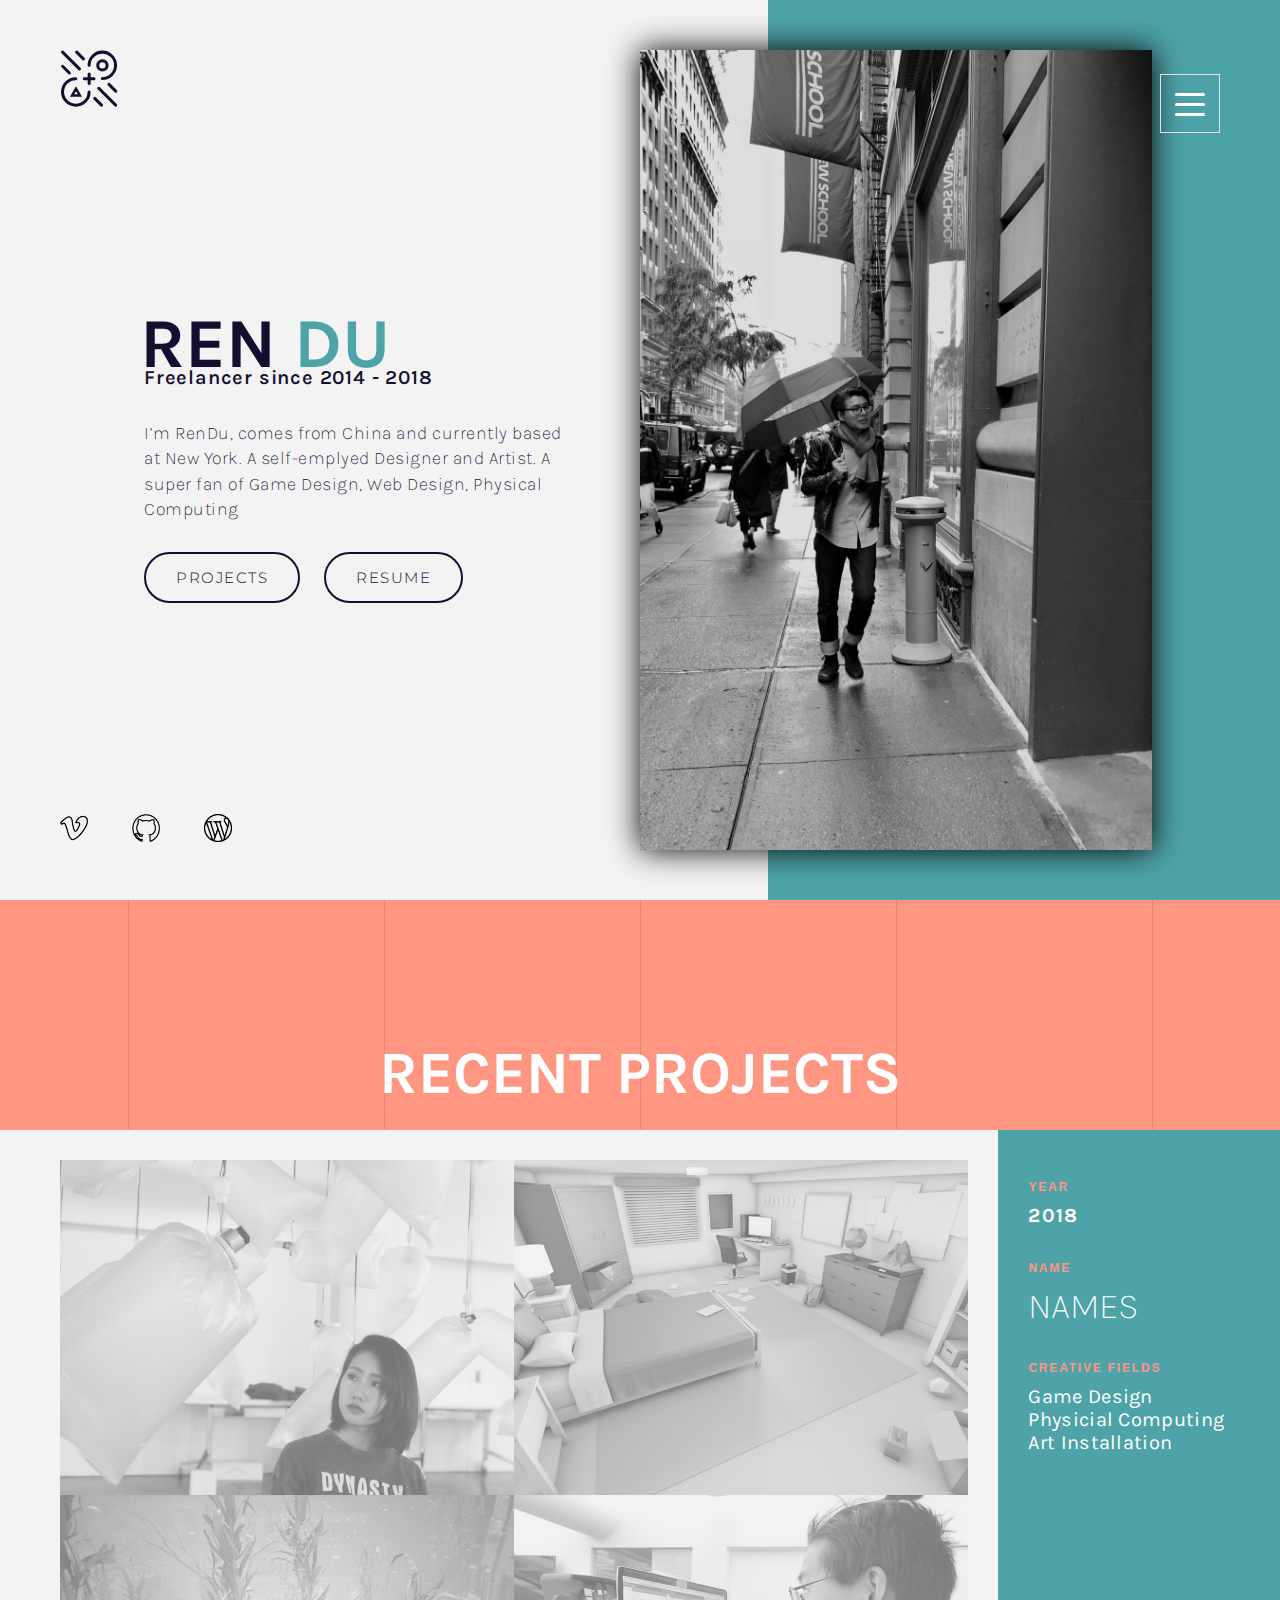
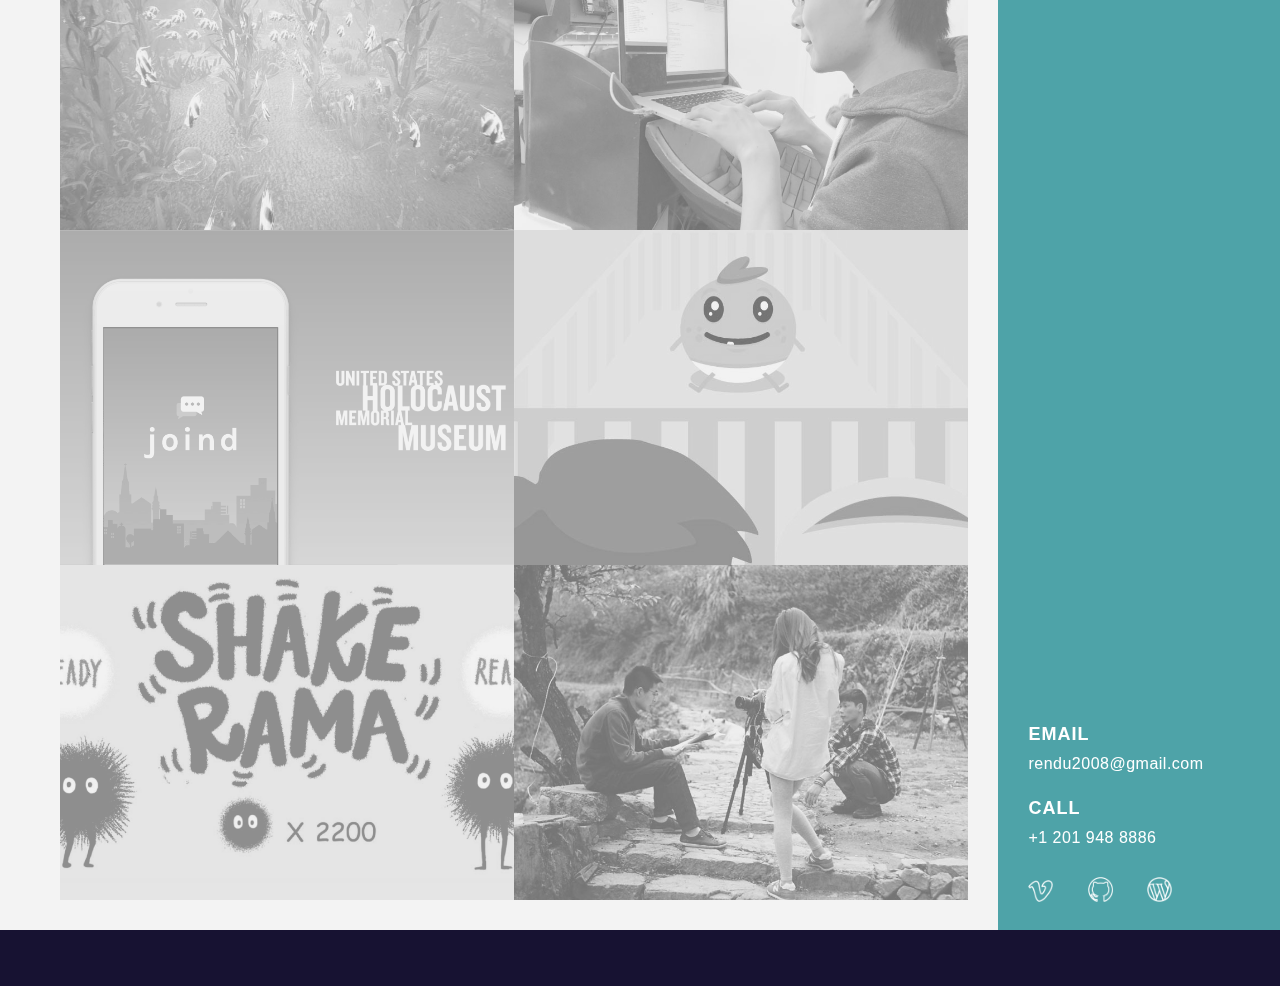
<file: index.html>
<!DOCTYPE html>
<html>
	<head lang="en-US">
		<meta charset="UTF-8">
		<meta http-equiv="X-US-Compatible" content="IE=edge,chrome,safari=1">
		<meta name="viewport" content="width=device-width,user-scalable=no,initial-scale=1.0,maximum-scale=1">
		<link href="css/style.css" rel="stylesheet">
        <link href="https://fonts.googleapis.com/css?family=Karla" rel="stylesheet">
        <link href="https://fonts.googleapis.com/css?family=Montserrat:600" rel="stylesheet">
		<title>rendu</title>
        <script src="https://ajax.googleapis.com/ajax/libs/jquery/1.11.0/jquery.min.js"></script>
        <script src="js/ScrollMagic.min.js"></script>
        <script src="js/debug.addIndicators.min.js"></script>
        <script src="js/TweenMax.min.js"></script>
        <script src="js/animation.gsap.js"></script>
        <script src="js/image_filling.js"></script>
	</head>
    <body>
        <div class="sitewrap" style="visibility: hidden" >
        <div class="sitecontainer">
            <div id="notsupport"><p>please rotate</p></div>
            <div class="sitecontent">
                
                <div id="red-bg">
                    <div id="red-bg-back"></div>
                </div>
                <div class="menu smooth">
                    <div class="menu-back"></div>
                    <div class="menu-text">
                        <p class="ids">01</p>
                        <p class="nav" onclick="location.href='index.html';" >Homepage</p>
                        <p class="ids">02</p>
                        <p class="nav"><a href="#projects">Projects</a></p>
                        <p class="ids">03</p>
                        <p class="nav" onclick="location.href='resume.html';" >Resume</p>
                    </div>
</div>
                <div class="NotMoving">
                    <a onclick="location.href='index.html';" class="svg">
                        <object id="logomain-svg" width="60" height="59" type="image/svg+xml" data="assets/svg/logomain.svg" ></object>
                    </a>
                    <div class="menubutton">
                        <tag class="part-1"></tag>
                        <tag class="part-2"></tag>
                        <tag class="part-3"></tag>
                    </div> 
                    <div class="scroll-icon">   
                        <div class="arrow">
                        <svg width="20px" height="11px" viewBox="0 0 20 11" version="1.1" xmlns="http://www.w3.org/2000/svg" xmlns:xlink="http://www.w3.org/1999/xlink">
                            <defs></defs>
                            <g id="Welcome" stroke="none" stroke-width="1" fill="none" fill-rule="evenodd" font-family="simple-line-icons" font-size="20" font-weight="normal">
                                <g id="Desktop-HD" transform="translate(-710.000000, -2131.000000)" fill="#140F30">
                                    <g id="scrolldown-" transform="translate(-1.000000, 2127.000000)">
                                        <g id="Group" transform="translate(687.000000, 0.000000)">
                                            <text id="" transform="translate(34.000000, 10.000000) rotate(180.000000) translate(-34.000000, -10.000000) ">
                                                <tspan x="24" y="19"></tspan>
                                            </text>
                                        </g>
                                    </g>
                                </g>
                            </g>
                        </svg></div>
                    </div>
                </div> 
                <div id="menuback"></div>
                <section class="pro-menu">
                    <a onclick="location.href='index.html';" class="svg">
                        <object id="logomain-svg" width="30" height="30" type="image/svg+xml" data="assets/svg/logomainwhite.svg"></object>
                    </a>
                    <div class="menubutton2">
                        <tag class="part-1"></tag>
                        <tag class="part-2"></tag>
                        <tag class="part-3"></tag>
                    </div>             
                </section>
                <section class="homepage smooth">
                    <div id="homepageBG">
                    </div>
                    <div id="homepage-sideBG">
                    </div>
                    <div class="homepage-text">
                        <strong>
                        <div class="title">
                                <spam style="font-family: karla;font-weight:bold;color:#140F30">REN</spam>
                                <spam style="font-family: karla;font-weight:bold;color:#4EA3A8">DU</spam>
                        </div>

                        </strong>  
                        <div class="personal-title">
                            <p>
                                Freelancer since 2014 - 2018
                            </p>
                        </div>
                        <div class="context">
                            <p>
                                <spam style="font-weight:100">I’m RenDu, comes from China and currently based at New York. A self-emplyed Designer and Artist. A super fan of Game Design, Web Design, Physical Computing</spam>
                            </p>
                        </div>
                        <a class="HPB" id="portfolioBT"  href="#projects">PROJECTS</a>
                        <button class="HPB" id="resumeBT" onclick="location.href='resume.html';" >RESUME</button>
                    </div>
                    <ul class="social">

                        <li class="icons scan-top" id="vimeo">
                            <tag class="icons-back" pointer-events="none"></tag>
                            <object onclick="window.open('https://vimeo.com/user83655850') " id="viemo-svg" width="28" data="assets/png/vimeo-logo.png"> </object>
                        </li>

                        <li class="icons scan-top" id="github">
                            <tag class="icons-back" pointer-events="none"></tag>
                            <object onclick="window.open('https://github.com/polyren') " id="github-svg" width="28" data="assets/png/github-logo.png"></object>
                        </li>
                        <li class="icons scan-top" id="blog">
                            <tag class="icons-back" pointer-events="none"></tag>
                            <object onclick="window.open('https://rendu.blog') " id="blog-svg" width="28" data="assets/png/wordpress-logo.png" ></object> 
                        </li>           
                    </ul>
                    <div class="portrait-box">
                        <div class="image">
                            <img class="portrait-cover" src="assets/imgs/me.jpg">
                        </div>
                    </div>

                </section>
                <section class="phone-timeline">
                    <ul class="timeline">
                        <li class="pho-lines2">
                        </li>
                        <li class="pho-lines4">
                        </li>
                    </ul>
                    <div class="phone-timeline-text smooth">
                        <div class="PTT ptt1">
                            <p class="PTT-title">2009</p>
                            <p class="PTT-context">Traditional<br>Painting</p>
                        </div>
                        <div class="PTT ptt2">
                            <p class="PTT-title">2011</p>
                            <p class="PTT-context">UI/UX Design</p>
                        </div>
                        <div class="PTT ptt3">
                            <p class="PTT-title">2014</p>
                            <p class="PTT-context">Graphic Design<br>Video Editing</p>
                        </div>
                        <div class="PTT ptt4">
                            <p class="PTT-title">2018</p>
                            <p class="PTT-context">Game Design<br>Physicial Computing<br>Art Installation</p>
                        </div>
                    </div>
                </section>
                <div id="trigger" class="spacer s1"></div>
                <div id="trigger2" class="spacer s2"></div>
                <div class="timelinepage">
                    <ul class="timeline">
                        <li class="lines1">
                        </li>
                        <li class="lines2">
                        </li>
                        <li class="lines3">
                        </li>
                        <li class="lines4">
                        </li>
                        <li class="lines5">
                        </li>
                    </ul>
                    <div class="horizonal layer2">
                        <li class="lines6">
                        </li>
                        <ul class="circles">
                            <li class="dots" id="dot1"></li>
                            <li class="dots" id="dot2"></li>
                            <li class="dots" id="dot3"></li>
                            <li class="dots" id="dot4"></li>
                        </ul>
                        <ul class="years">
                            <li class="year" id="2009">2009</li>
                            <li class="year" id="2011">2011</li>
                            <li class="year" id="2014">2014</li>
                            <li class="year" id="2016">2016</li>
                        </ul>
                        <ul class="exps">
                            <li class="exp" id="2009-exp">Traditional Painting</li>
                            <li class="exp" id="2011-exp">Graphic Design<br>Video Editing</li>
                            <li class="exp" id="2014-exp">UI/UX Design</li>
                            <li class="exp" id="2016-exp">Game Design<br>Physicial Computing<br>Art Installation</li>
                        </ul>
                    </div>
                    <div class="proTitle layer1"><p>RECENT PROJECTS</p></div>
                </div>     
                <a id="projects"></a>
                <section class="projects">
                    <div class="pros-container">
                        <div id="trigger3" class="spacer s3"></div>
                        <div class="item" onclick="location.href='echo.html';" style="background-color:#E6E6E6"><p>Echo</p><p class="phone-item-year">2018</p>
                            <div class="echobg bg"></div>
                            <div class="item-ipad-side">
                                <div class="pro-ipad-info">
                                <p1 class="pro-ipad-infotitle">YEAR</p1>
                                <div id="year">
                                    <div class="pro-contet-text smooth">2018</div>
                                </div>       
                                <p1 class="pro-ipad-infotitle">NAME</p1>
                                <div id="name">
                                    <div class="pro-contet-text smooth">Echo</div>
                                </div>
                                <p1 class="pro-ipad-infotitle">CREATIVE FIELDS</p1>
                                <div id="pad-fields">
                                <div class="pro-contet-text smooth">Soundscape Installation<br>Physicial Computing
                                </div>
                            </div>
                        </div>
                            </div>
                        </div>                        
                        <div class="item" onclick="location.href='keystone.html';" style="background-color:#E6E6E6"><p>Keystone:City of Portal</p><p class="phone-item-year">2017</p>
                            <div class="portalbg bg"></div>
                            <div class="item-ipad-side" >
                                <div class="pro-ipad-info">
                                <p1 class="pro-ipad-infotitle">YEAR</p1>
                                <div id="year">
                                    <div class="pro-contet-text smooth">2017</div>
                                </div>       
                                <p1 class="pro-ipad-infotitle">NAME</p1>
                                <div id="name">
                                    <div class="pro-contet-text smooth">Keystone:City of Portal</div>
                                </div>
                                <p1 class="pro-ipad-infotitle">CREATIVE FIELDS</p1>
                                <div id="pad-fields">
                                <div class="pro-contet-text smooth">VR Game Design <br>Physicial Computing
                                </div>
                            </div>
                        </div>
                            </div>
                        </div>
                        <div class="item" onclick="location.href='ocean.html';" style="background-color:#E6E6E6"><p>OceanWorld</p><p class="phone-item-year">2017</p>
                            <div class="oceanbg bg"></div>
                            <div class="item-ipad-side" >
                                <div class="pro-ipad-info">
                                <p1 class="pro-ipad-infotitle">YEAR</p1>
                                <div id="year">
                                    <div class="pro-contet-text smooth">2017</div>
                                </div>       
                                <p1 class="pro-ipad-infotitle">NAME</p1>
                                <div id="name">
                                    <div class="pro-contet-text smooth">OceanWorld</div>
                                </div>
                                <p1 class="pro-ipad-infotitle">CREATIVE FIELDS</p1>
                                <div id="pad-fields">
                                <div class="pro-contet-text smooth">PC Game Design
                                </div>
                            </div>
                        </div>
                            </div>
                        </div>
                        <div class="item" onclick="location.href='redboy.html';" style="background-color:#E6E6E6"><p>Red Boy</p><p class="phone-item-year">2018</p>
                            <div class="redboybg bg"></div>
                            <div class="item-ipad-side">
                                <div class="pro-ipad-info">
                                <p1 class="pro-ipad-infotitle">YEAR</p1>
                                <div id="year">
                                    <div class="pro-contet-text smooth">2017</div>
                                </div>       
                                <p1 class="pro-ipad-infotitle">NAME</p1>
                                <div id="name">
                                    <div class="pro-contet-text smooth">Red Boy</div>
                                </div>
                                <p1 class="pro-ipad-infotitle">CREATIVE FIELDS</p1>
                                <div id="pad-fields">
                                <div class="pro-contet-text smooth">Internet of Things <br>Physicial Computing
                                </div>
                            </div>
                        </div>
                            </div>

                        </div>

                        <div class="item" onclick="location.href='joind.html';" style="background-color:#E6E6E6"><p>Joind</p><p class="phone-item-year">2017</p>
                            <div class="USHMMbg bg"></div>
                            <div class="item-ipad-side">
                                <div class="pro-ipad-info">
                                <p1 class="pro-ipad-infotitle">YEAR</p1>
                                <div id="year">
                                    <div class="pro-contet-text smooth">2017</div>
                                </div>       
                                <p1 class="pro-ipad-infotitle">NAME</p1>
                                <div id="name">
                                    <div class="pro-contet-text smooth">Joind</div>
                                </div>
                                <p1 class="pro-ipad-infotitle">CREATIVE FIELDS</p1>
                                <div id="pad-fields">
                                <div class="pro-contet-text smooth">Mobile Game Design <br>Text Adventure Game
                                </div>
                            </div>
                        </div>
                            </div>
                        </div>                        
                        <div class="item" onclick="location.href='meathead.html';" style="background-color:#E6E6E6"><p>Super Meathead</p><p class="phone-item-year">2016</p>
                            <div class="meatboybg bg"></div>
                            <div class="item-ipad-side">
                                <div class="pro-ipad-info">
                                <p1 class="pro-ipad-infotitle">YEAR</p1>
                                <div id="year">
                                    <div class="pro-contet-text smooth">2016</div>
                                </div>       
                                <p1 class="pro-ipad-infotitle">NAME</p1>
                                <div id="name">
                                    <div class="pro-contet-text smooth">Super Meathead</div>
                                </div>
                                <p1 class="pro-ipad-infotitle">CREATIVE FIELDS</p1>
                                <div id="pad-fields">
                                <div class="pro-contet-text smooth">Mobile Game Design 
                                </div>
                            </div>
                        </div>
                            </div>
                        </div>

                        <div class="item" onclick="location.href='shakerama.html';" style="background-color:#E6E6E6"><p>Shakerama</p><p class="phone-item-year">2016</p>
                            <div class="shakebg bg"></div>
                            <div class="item-ipad-side">
                                <div class="pro-ipad-info">
                                <p1 class="pro-ipad-infotitle">YEAR</p1>
                                <div id="year">
                                    <div class="pro-contet-text smooth">2016</div>
                                </div>       
                                <p1 class="pro-ipad-infotitle">NAME</p1>
                                <div id="name">
                                    <div class="pro-contet-text smooth">Shakerama</div>
                                </div>
                                <p1 class="pro-ipad-infotitle">CREATIVE FIELDS</p1>
                                <div id="pad-fields">
                                <div class="pro-contet-text smooth">Web Game Design <br>Internet of Things
                                </div>
                            </div>
                        </div>
                            </div>
                        </div>

                        <div class="item" onclick="location.href='xunxiang.html';" style="background-color:#E6E6E6"><p>Xun Xiang</p><p class="phone-item-year">2014</p>
                            <div class="xunxiangbg bg"></div>
                            <div class="item-ipad-side">
                                <div class="pro-ipad-info">
                                <p1 class="pro-ipad-infotitle">YEAR</p1>
                                <div id="year">
                                    <div class="pro-contet-text smooth">2014</div>
                                </div>       
                                <p1 class="pro-ipad-infotitle">NAME</p1>
                                <div id="name">
                                    <div class="pro-contet-text smooth">Xun Xiang</div>
                                </div>
                                <p1 class="pro-ipad-infotitle">CREATIVE FIELDS</p1>
                                <div id="pad-fields">
                                <div class="pro-contet-text smooth">Community Design
                                </div>
                            </div>
                        </div>
                            </div>
                        </div>
                    </div>
                    <section class="proside smooth">
                        <div class="pro-info" id="pin1">
                            <p class="pro-infotitle">YEAR</p>
                            <div class="scan" id="year">
                                <div class="contet-text smooth">2018</div>
                            </div>       
                            <p class="pro-infotitle">NAME</p>
                            <div class="scan" id="name">
                                <div class="contet-text smooth">NAMES</div>
                            </div>
                            <p class="pro-infotitle">CREATIVE FIELDS</p>
                            <div class="scan" id="fields">
                                <div class="contet-text smooth">Game Design <br>Physicial Computing<br>Art Installation
                                </div>
                            </div>
                        </div>
                        <div class="contact smooth">
                            <p id="EMAIL">EMAIL</p>
                            <p id="email">rendu2008@gmail.com</p>    
                            <p id="CALL">CALL</p>
                            <p id="call">+1 201 948 8886</p>
                              <ul id="social2">
                                <li class="icons scan-top" id="vimeo">
                                    <tag class="icons-back white" pointer-events="none"></tag>
                                    <object onclick="window.open('https://vimeo.com/user83655850') " id="viemo-svg" width="25" data="assets/png/vimeo-logowhite.png"> </object>
                                </li>
                                <li class="icons scan-top " id="github">
                                    <tag class="icons-back white" pointer-events="none"></tag>
                                    <object onclick="window.open('https://github.com/polyren') " id="github-svg" width="25" data="assets/png/github-logowhite.png"></object>
                                </li>
                                <li class="icons scan-top" id="blog">
                                    <tag class="icons-back white" pointer-events="none"></tag>
                                    <object onclick="window.open('https://rendu.blog') " id="blog-svg" width="25" data="assets/png/wordpress-logowhite.png"></object> 
                                </li>           
                            </ul>
                        </div>

                    </section>
                    
                </section>
                <section id="bottom"></section>
        </div>
        </div>
        </div>
        <script src="js/para.js"></script>
        <script src="js/hover.js"></script>
        
    </body>
</html>
</file>
<file: css/style.css>
* {
    box-sizing: border-box;
}
body {
    background-color: #FFF;
    margin:0;
    font-family: 'Karla', sans-serif;
    min-height: 100%;
/*    text-align: center;*/
}
svg{
    cursor:pointer;
}
p{
    margin-bottom: 22px;
    margin-top: 0px;
}
ul,li {
    margin:0;
    padding:0;
    list-style: none;
}
.sitewrap{
/*    position: relative;*/
    width: 100%;
}
.sitecontainer{
    float:none;
    margin:0 auto;
    max-width:1440px;
    background: none;
}
.sitecontent{
    margin-left: 0%;
    margin-right: 0%;
    width: 100%;
}
#notsupport{
    background-color: #140F30;
    height: 100%;
    width: 100%;
    display: none;
    color: white;
    text-align: center
}
.smooth{-webkit-font-smoothing: antialiased;}
.spacer.s1{
    position: absolute;
    top: 50%;
}
.spacer.s2{
    position: absolute;
    top: 90%;
}
.spacer.s0{
    min-height:1px;
}
.gap{
    height: 230px;
    position: relative;
}
.menu{
    position: fixed;
    top:0;
    margin-left:auto;
    margin-right:auto;
    max-width: 1440px;
    visibility:hidden;
    z-index: 1;
    height:0;
    width: 100%;
    
    -webkit-transition: all 600ms ease-in;
    transition: all 600ms ease-in;
    opacity:0;
}

.menu-back{
    position: absolute;
    top:0;
    left:0;
    margin-left:auto;
    margin-right:auto;
    max-width: 1440px;
    width: 100%;
    height:100vh;
    background-color: #140F30;
    opacity: 0.9;
    
}
.menu.active{
    opacity:0.8;
    visibility: visible;
}
.menu-text{
    position: absolute;
    height: auto;
    margin-top:50vh;
    width: 100%;
    max-height: 1440px;
    text-align: center;
    z-index: 2;
    opacity: 1;
    transform: translateY(-155px)
}
.ids{
    font-size: 15px;
    color:#FF9681;
    font-family: "Montserrat";
    font-weight: 100;
    letter-spacing: 2px;
}
.nav{
    cursor: pointer;
    font-size:36px;
    font-weight: bold;
    color:white;
    opacity: 0.8;
    margin-bottom: 50px;
    
}
.nav a{
    text-decoration: none;
    color:white;
}
.nav:hover{
    opacity: 1;
}

#red-bg{
      position: fixed;
      top:0;
      margin-left:auto;
      margin-right:auto;
      max-width: 1440px;
      z-index: 8;
      width: 100%;
      height: 0;
      -webkit-transition: all 900ms;
      transition: all 900ms ;
      -webkit-transform: translateY(-100vh);
              transform: translateY(-100vh);  
}
#red-bg-back{
    z-index: 8;
    position: absolute;
    height:100vh;
    background-color: #FF9681;
    top:0;
    left:0;
    width: 100%;
    max-width: 1440px;
}
    
#red-bg.active{
        -webkit-transform: translateY(100vh);
          transform: translateY(100vh);
}

.homepage {
/*    visibility: hidden;*/
    z-index: 0;
    height:100vh;
    max-height: 1024px;
    width:100%;
    overflow:auto;
    display: block;
    position: relative;
}
#homepageBG{
    position: absolute;
    width: 100%;
    background-color: #F3F3F3;
    border: none;
    height: 100%;
}
#homepage-sideBG{
        z-index:0;
        position: absolute; 
        width:40%;
        height:100%;
        right:0;
        top:0;
        background-color: #4EA3A8;
        animation:side-move 2s ease forwards;
}
.NotMoving{
    z-index: 1;
    position: -webkit-sticky;
    position:sticky;
    top:0;
    left:0;
    width:100%;
    max-width: 1440px;
    margin-left: auto;
    margin-right: auto;
    height: 0;
}
.menubutton{
        z-index: 0;
        position:absolute;
        display: inline-block; 
        width:60px;
        height:59px;
        top:74px;
        right:60px;
        cursor:pointer;  
        -webkit-transition:all 0.3s;;
        transition:all 0.3s;
        border: 1px solid #e3e3e3;
        animation: menubutton-move 4s ease forwards; 
}
#logomain-svg{
    cursor:pointer;
    margin-left: 60px;
    margin-top: 50px;
    width:60px;
    height:59px;
/*    background: url(../assets/svg/logomain.svg) no-repeat top left;*/
}

a.svg {
  cursor:pointer;
  position: relative;
  display: inline-block; 
}
a.svg:after {
  content: ""; 
  position: absolute;
  top: 0;
  right: 0;
  bottom: 0;
  left:0;
}
.image{
    position:absolute;
    top:0;
    left:0;
    width:100%;
    height:100%;
    overflow: hidden;
}
.resume{
   position:absolute;
    top:0;
    left:0;
    width:100%;
    height:100%;
    overflow: hidden; 
}

.portrait-box{
    box-shadow: 0px 00px 30px #000000;
    position:absolute;
    width:40%;
    height:auto;
    top:50px;
    bottom:50px;
    right:12vw;
    left:50%;
    background-position: center;
    animation:cover-move 4s ease forwards;
}
.homepage-text {
    position: absolute;
    display: inline-block;
    left:144px;
    bottom:33%;
    width:33.26%;
}
.homepage-text .title{
    margin-left:-4px;
    font-size: 70px;
    line-height: 1.2;
    transform:translateY(30px);
    animation:title-move 4s ease forwards;
}
.personal-title{
    margin-top: 10px;
    display: inline-block;
    font-size: 20px;
    color: #140F30;
    opacity: 1;
    letter-spacing: 0.8px;
    font-weight: 600;
    animation:title-move 4s ease forwards;
}
.homepage-text .context p{
    display: inline-block;
    width: 100%;
    font-size: 18px;
    color: #140F30;
    letter-spacing: 0.5px;
    margin-top: 10px;
    margin-bottom: 20px;
    opacity: 1;
    animation:context-move 4.1s ease forwards;
    line-height: 1.4;
}
.HPB{
  outline: none;
  text-align: center;
  cursor: pointer;
  font-weight:300;
  font-size:15px;
  color:#140F30;
  margin-right: 20px;
  padding:14px 30px;
  background-color: #F3F3F3;
  border-radius:40px;
  letter-spacing: 1.5px;
  margin-top: 10px;
  animation:HPB-move 4.2s ease forwards;    
  font-family: "Montserrat";  
  transition: background-color 0.3s;  
  border:2px solid #140F30;  
  text-decoration: none;
}
.social{
    position: absolute;
    display: block;
    left:60px;
    bottom:50px;
}
.horizonal{
    position: static;
    width: 100%;
    left:20;
    transform: translateY(-40px);
}
#logowhite{
    position: absolute;
    opacity: 0.8;
    left:60px;
    top: 15px;
}
#menuback{
    display: none;
    opacity: 0.95;
    width: 100vw;
    height: 50px;
    position: fixed;
    z-index: 0;
    background-color: #FF9681;
    top:0;
    z-index: 1;
}
.menubutton2{
    display:none;
    z-index: 10;
    position:fixed;
    width:30px;
    height:30px;
    top:10px;
    right:25px;
    cursor:pointer;  
    -webkit-transition:all 0.3s;;
    transition:all 0.3s;  
}
.pro-menu{
    display: none;
}
.pro-menu #logomain-svg{
    display: none;
/*    position:fixed;*/
    cursor:pointer; 
}

.timelinepage{
    z-index: -3;
    position: sticky;
    top:0vh;
    max-width: 1440px;
    margin:0 auto;
    width:100%; 
    height:230px;
    max-height: 1254px;
    background-color: #FF9681;
}
.phone-timeline{
    display: none;
}
.phone-timeline.timeline{
    height:20vh:
}
@keyframes side-move{
        0%{opacity: 1.0;right:-40%;}
        25%{opacity: 1.0;right:-40%;}
        50%{opacity: 1.0;right:0;}
        100%{opacity: 1.0;right:0;}
}

.part-1,.part-2,.part-3{ 
            content:"";
            position: absolute;
            -webkit-transition:all 0.3s;;
            background-color: white;
            border-radius: 20px;
            height: 3px;
            width: 30px;
            top: 49%;
            left: 50%;
            margin-left: -15px;
            transition:all 0.3s;       
}
.menubutton2 .part-1,.menubutton2 .part-2,.menubutton2 .part-3{ 
            content:"";
            position: absolute;
            -webkit-transition:all 0.3s;;
            background-color: white;
            border-radius: 20px;
            height: 1px;
            width: 25px;
            top: 49%;
            left: 50%;
            margin-right:0;
            transition:all 0.3s;  
}
.menubutton2 .part-1{
    margin-top: -9px;
}
.menubutton2 .part-3{
    margin-top: 9px;
}
@keyframes menubutton-move{
        0%{opacity: 0.0;margin-top: -53px;}
        25%{opacity: 0.0;margin-top: -53px;}
        50%{opacity: 1.0;margin-top: -23px;}
        100%{opacity: 1.0;margin-top: -23px;}
}
    
.menubutton:hover {    
      border-color: #FF9681;       
}

.part-1{
      margin-top: -10px;
}
.part-2 {
      margin-top: 0px;
}
.part-3 {
      margin-top: 10px;
}
    
.menubutton.menu-active {
      transform: rotate(90deg);
}
.part-1.p1-active{
     margin-top: 0px;
     transform: rotate(45deg);
     background-color:white;
}
.part-2.p2-active{
    margin-top: 0px;
    transform: rotate(45deg);
      background-color:white;
}
.part-3.p3-active{
     margin-top: 0px;
     transform: rotate(135deg);
     background-color:white;
}

.scroll-icon{
    opacity: 0.8;
    z-index: 3;
    text-align: center;
    bottom:15px;
    position:fixed;
    left: 50%;
    margin-left: -10px;
    margin-right: auto;
/*    animation-delay: 0;*/
    animation:scroll-show 2s ease forwards;
}
@keyframes scroll-show{
    0%{opacity: 0.0;transform:translateY(-10px);}
    20%{opacity: 0.0;transform:translateY(-10px);}
    40%{opacity: 1.0;transform:translateY(0px);}
    100%{opacity: 1.0;transform:translateY(0px);}
}
@keyframes scroll-move{
    0%{opacity: 0.5;transform:translateY(0px);}
    50%{opacity: 1.0;transform:translateY(5px);}
    100%{opacity: 0.5;transform:translateY(0px);}
}
.arrow{
    animation:scroll-move 2s infinite;
}



@keyframes titleback-move{
    0%{
        bottom:-100%;
                    }
    10%{
        bottom:100%;
                    }
    100%{
        bottom:100%;
                    }
      }
@keyframes title-move{
    0%{opacity: 0.0;transform:translateY(30px);}
    20%{opacity: 0.0;transform:translateY(30px);}
    40%{opacity: 1.0;transform:translateY(0px);}
    100%{opacity: 1.0;transform:translateY(0px);}
}

@keyframes context-move{
    0%{opacity: 0.0;transform:translateY(30px);}
    25%{opacity: 0.0;transform:translateY(30px);}
    35%{opacity: 0.8;transform:translateY(0px);}
    100%{opacity: 0.8;transform:translateY(0px);}
}

@keyframes HPB-move{
    0%{opacity: 0.0;transform:translateY(30px);}
    30%{opacity: 0.0;transform:translateY(30px);}
    40%{opacity: 1.0;transform:translateY(0px);}
    100%{opacity: 1.0;transform:translateY(0px);}
}
.HPB:hover{
    background-color: #FF9681;
    border-color: #FF9681;
    color:#F3F3F3;
}
.HPB:active {
  background-color: #FF8168;   
}

#social2{
    margin-top:30px ;
    position: relative;
    width: 20vw;
    display: inline-block;
}
#social2 li{
    margin-right: 30px;
}
.icons{
/*    list-style-type: none;*/
    text-align: center;
    position: relative;
    display: inline-block;
    margin-right: 40px;
    cursor: pointer;
    box-sizing: border-box;
    pointer-events: visible;
    
}

#vimeo{
    animation:icon-move 4s ease forwards;
}

#github{
    animation:icon-move 4s ease forwards;
    animation-delay: 100ms;
}
#blog{
    animation:icon-move 4s ease forwards;
    animation-delay: 200ms; 
}

@keyframes icon-move{
    0%{opacity: 0.0;transform:translateY(30px);}
    30%{opacity: 0.0;transform:translateY(30px);}
    40%{opacity: 1;transform:translateY(0px);}
    100%{opacity: 1;transform:translateY(0px);}
}


@keyframes cover-move{
    0%{opacity: 0.0;transform: translateX(-100px);}
    20%{opacity: 0.0;transform: translateX(-100px);}
    40%{opacity: 1.0;transform: translateX(0px);}
    100%{opacity: 1.0;transform: translateX(0px);}
}
@keyframes cover-move2{
    0%{opacity: 0.0;transform: translateY(-100px);}
    20%{opacity: 0.0;transform: translateY(-100px);}
    40%{opacity: 1.0;transform: translateY(0px);}
    100%{opacity: 1.0;transform: translateY(0px);}
}
.portrait-cover {
    position: absolute;
    top:0;
    left:0;
    width:100%;
    height:100%;
    pointer-events: none;
    object-fit: cover;
    z-index: 0;
    right:0;
    bottom: 0;
    display:block;
    max-width: 100%;
}

.lines1,.lines2,.lines3,.lines4,.lines5{
 height: 100%;
 border-left: 1px solid #140F30;
 position: absolute;
 opacity: 0.1;
}
.lines1,.glines1{
 left: 10%;
}
.lines2,.glines2,.pho-lines2{
 left: 30%;
}
.lines3,.glines3{
 left: 50%;
}
.lines4,.glines4,.pho-lines4{
 left: 70%;
}
.lines5,.glines5{
 left: 90%;
}

.pho-lines2,.pho-lines4{
 height: 100vh;
 border-left: 1px solid #140F30;
 position: absolute;
 opacity: 0.1;
}
.lines6{
     height: 116px;
     border-bottom: 1px solid white;
     border-top:0px;
     opacity: 1;
}
.circles{
    margin-top: -10px;
    position: absolute;
    width:100%;
    height: 0px;
}
.dots{
    border-radius: 50%;
    top: -10px;
    display: inline-block;
    height: 10px;
    width: 10px;
    background: white;
    margin-left: 12%;
    margin-right: 8%;
    text-align: center;
}
.years{
    margin-top: -30px;
    position: absolute;
    width:100%;
    height: 0px;
    color:#140f30;
    font-weight: 600;
    font-size:px;
    opacity: 0.8;
    letter-spacing: 4px;
    font-family: "Montserrat";
}
.year{
    font-family: "Montserrat";
    font-weight: 600;
    top: -10px;
    display:inline-block;
    height: 10px;
    width: 6px;
    margin-left: 12%;
    margin-right: 8%;
    text-align: left;
}
.exps{
    margin-top: 10px;
    position: absolute;
    width:100%;
    height: 0px;
    color:white;
    font-weight: 100;
    font-size:17px;
    line-height: 1.6;
    outline-style:none;
    outline-width:0px;
    letter-spacing: 1.2px;
    -webkit-font-smoothing: antialiased;
}
.exp{
    font-family: "Karla";
    font-weight: 100;
    float:left;
    top: -10px;
    display: inline-block;
    height: 10px;
    width: 13px;
    margin-left: 12%;
    margin-right: 8%;
    font-style:normal;
    white-space: nowrap;

}
.phone-timeline-text{
    margin-top: 7vh;
    margin-bottom: 40px;
    width: 100vw;
    height:21vh;  
}
.PTT{
    position: absolute;
    margin: 0px;
    min-width: 50%;
    height: 40px;
    display: inline-block;
}
.ptt2{
    left:50vw;
}
.ptt3{
    transform: translateY(10vh)
}
.ptt4{
    left:50vw;
    transform: translateY(10vh)
}
.PTT-title{
    position:relative;
    text-align: center;
    color:#140f30;
    font-weight: 600;
    font-size:12px;
    letter-spacing: 2px;
    font-family: "Montserrat";
    margin-bottom: 10px;
    
}
.PTT-context{
    font-family: "Karla";
    text-align: center;
    left: 30%;
    color:white;
    font-weight: 100;
    font-size:13px;
    line-height: 1.2;
    letter-spacing: 1px;
}
.proTitle{
    position:absolute;
/*    transform: translateY(-30px);*/
    color:#FFF;
    width: 100%;
    text-align: center;
    font-weight: bold;
    font-size:60px;
}
.projects{
    height: 1400px;
    width: 100%;
    position: relative; 
}
.proside{
    z-index:0;
    position: absolute;
    width:22%;
    height:1400px;
    right:0;
    border-width: 0;
    background-color: #4EA3A8;
}
.pros-container{
    position: absolute; 
    z-index:0;
    padding:30px 30px 30px 60px;
    height: 1400px;
    background-color: #F3F3F3;
    width: 78%;
    
}
.bg{
    z-index: -2;
    top: 0;
    height: 100%;
    width: 100%;
    position: absolute;
    background-size:cover;                    
    background-repeat:no-repeat;
    background-position: center center; 
    -webkit-filter: grayscale(100%);
    filter: grayscale(100%);
    opacity: 0.5;
    transition: -webkit-filter .5s,filter .5s, opacity .3s ;
    
}
.bg:hover{
    -webkit-filter: grayscale(0%);
    filter: grayscale(0%);
    opacity: 1;
}

.item{
    overflow: hidden;
    position: relative;
    z-index: -1;
    display: inline;
    width: calc((100% - 0px)/2);
    height:25%;
    background-color:grey;
    float:left;
    cursor:pointer;
    text-align: left;
    transition: filter .5s, opacity .5s;

    
}
.item:hover{
    box-shadow: 0px 0px 25px 3px grey;
    z-index: 2;
}

.phone-item-year{
    position: absolute;
    display: none;
} 
#bottom{
/*    transform: translateY(56px);*/
/*    bottom:0;*/
    position: relative;
    width: 100%;
    height: 56px;
    background-color: #140F30;
    opacity: 0.99;
}
.contact{
    float:left;
    color:#FFF;
    font-weight: regular;
    position: absolute;
    bottom:20px;
    left:30px;
    font-family: "Montserrat:600",sans-serif;
}
#EMAIL{
    font-size: 18px;
    letter-spacing: 1px;
    margin-bottom: 10px;
    font-weight: 600;
    
}
#email{
    font-size: 16px;
    letter-spacing: 0.5px;
    margin-bottom: 25px;
}
#CALL{
    font-size:18px;
    letter-spacing: 1px;
    margin-bottom: 10px;
    font-weight: 600;
}
#call{
    font-size: 16px;
    letter-spacing: 0.5px;
    margin-bottom: 0px;
}
.icons2{
    list-style-type: none;
/*    border-radius: 50%;*/
    text-align: center;
    position: relative;
    display: inline-block;
    margin-right: 45px;
    cursor: pointer;   
}
.pro-info{
    float:left;
    position:relative;
    top:20px;
    margin-left: 30px;
    opacity: 1;
    height: 20vh;
}

.contet-text{
    opacity: 1;
}
.contet-text.change{
    animation: info-show 0.5s ease forwards; 
}

@keyframes info-show{
        0%{opacity: 1}
        45%{opacity: 0}
        50%{opacity: 0}
        100%{opacity: 1}
}
.pro-infotitle{
    font-family: "Montserrat:600",sans-serif;
    color:#FF9681;
    font-size: 12px;
    font-weight: 600;
    letter-spacing: 1.8px;
    margin-top: 30px;
    margin-bottom: 10px;
}

#year{
    font-size:20px;
    font-weight: bold;
    letter-spacing: 1.3px;
    color: white;
    width: auto;
    height: auto;
}

#name{
    font-size:36px;
    font-weight:100;
    letter-spacing: 0px;
    color: white;
    max-width: 225px;
}

#fields{
    font-size:20px;
    letter-spacing: 0.3px;
    color: white;
    font-family: "Karla";
    font-size: 20px;
    color: #FFFFFF;
    line-height: 23px;
}
.item-ipad-side{
    display:none;
    filter: grayscale(0%);
}
#back{
    height: auto;
    overflow: hidden;
    width: 80px;
}
.scan{
    position: relative;
    display: inline-block;
    overflow:hidden;
    color: white;
}
.scan.active:before{
    content:'';
    position: absolute;
    top:0%;
    left: -101%;
    width: 120%;
    height:105%;
    background:white;
    z-index: 10;
    animation: textback-move 3s ease forwards;  
}

.scan-top{
    position: relative;
    display: inline-block;
    overflow:hidden;
/*    color: #4EA3A8;*/
}
.icons-back{
     left:-2px;
     top:34px;
     background-color: #4EA3A8;
     content: '';
     position: absolute;
     width: 110%;
     height: 100%;
     transition: top .4s;
     transition-timing-function: cubic-bezier(0.42, 0, 0.58, 1);
}
.icons-back.active{
     top:-34px;
     transition: top .4s;
     transition-timing-function: cubic-bezier(0.42, 0, 0.58, 1);
}

.item p{
        position: relative;
        top:70%;
        font-size: 25px;
        font-weight: bold;
        width: auto;
        display: inline-block;
        color: white;
        transition: opacity 0.5s, top 0.5s;
        opacity: 0;
        pointer-events: none;
}

    .item p.active{
        top:80%;
        opacity: 1;
}

.white{
    background-color: white;
}

@keyframes textback-move{
        0%{left: -121%;}
        25%{left: 101%;}
        50%{left: 101%;}
        100%{left: 101%;}
}
@media only screen and (min-width : 320px) and (max-width : 767px) {
    #homepage-sideBG{
        display: none;
    }
    #logomain-svg{
        display: none;
    }    
    .menubutton{
        display: none;     
    }
    .arrow svg{
        width:20px;
        height:10px;
        margin-left: -5px;
    }    
    .portrait-box{
        width: 100vw;
        box-shadow: none;
        top:0;
        bottom:auto;
        left:0;
        right:0;
        height:46vh;
        animation:cover-move2 4s ease forwards;
    }
    .homepage-text{
        left:30px;
        top: 54vh;
        width:auto;
        right:30px;
    }
    .homepage-text .title{
        margin-left:-2px;
        font-size: 3em;
    }
    .personal-title{
        margin-top: 10px;
        font-size: 15px;
        color: #140F30;
    }

    .homepage-text .context p{
        width: 100%;
        font-size: 1em;
        margin-top: 0px;
        margin-bottom: 10px;
        letter-spacing: 1.1px;
    }
    .HPB{
        font-size:0.7em;
        margin-right: 9px;
        padding:1.6vh 8vw;
        letter-spacing: 1px;
        margin-top: 3vh;
        border:1.5px solid #140F30;  
    }
    .social{
        display: none;
    } 
    #menuback{
        display:block;
        opacity: 1;
        background-color: #4EA3A8;
    }
    .pro-menu{
        height: auto;
        display: block;
    }
    .pro-menu a{
        z-index: 10;
/*        background-color: aqua;*/
        height: 30px;
        width: 30px;
        margin-left: 30px;
        margin-top: 12px;
    }
    .pro-menu #logomain-svg{
        top:0;
        display: block;
        position:fixed;
        cursor:pointer;
        z-index: 0;
        margin-left: 0px;
        margin-top: 12px;
        width:30px;
        height:30px;
    }
    .menubutton2{
        display: inline-block;    
    }
    .timelinepage{
        display: none;
    }
    .gap{
        display:none;    
    }
    .phone-timeline{
        height: 20vh;
        width: 100vw;
        display: table;
        background-color: #FF9681;
        overflow: hidden;
    }
    .proside{
        display: none;
    }
    .projects{
        height:1980px;
    }
    .pros-container{
        width: 100%;
        padding:15px;
        height:100%;
    }
    .item{
        overflow:visible;
        margin-top: 5px;
        margin-bottom: 35px;
        width:calc((100% - 0px));
        height:205px;
    }
    .item:hover{
        box-shadow: none;
    }
    .item p{
        top:102%;
        float:left;
        font-size: 15px;
        font-weight: bold;
        width:calc((100vw - 30px)/2);
        display: inline-block;
        color: #140F30;
        opacity: 1;
    }
    .item p.active{
        top:102%;
    }
    .phone-item-year{
        top:26vh;
        display: inline-block;
        float: right;
        text-align: right;
        color:#FF9681 !important; 
        font-weight: 600;
        font-size:12px !important;
        letter-spacing: 4px;
        font-family: "Montserrat";
    }
    #bottom{
         height: 30px;
    
    }
    .menu{
         width:100vw;   
    }
    .menu-text{
         transform: translateY(-150px)   
    } 
    .bg{
        transition: none;
        -webkit-filter: grayscale(0%);
        filter: grayscale(0%);
        opacity: 1;
    }
    .bg:hover{
        height:100%;
        width:100%;
        -webkit-filter: grayscale(0%);
        filter: grayscale(0%);
        opacity: 1;
    }
}
@media only screen and (min-device-width : 320px) and (max-device-width : 812px) and (orientation: landscape) {
    .sitecontent{
        display: none;
    }
    #notsupport{
        z-index: 10;
        position: relative;
        display: block;
        left: 0;
        top: 0;
        height:100vh;
    }
    #notsupport p{
        position: absolute;
        margin: 0;
        top:50%;
        left:50%;
        display: inline-block;
        vertical-align: middle;
        font-size:2em;
        transform: translate(-50%, -50%);
    }
    .homepage{
        display: none;
    }
    .phone-timeline{
        display: none;
    }
    .timelinepage{
        display: none;
    }
    .gap{
        display: none;
    }
    .projects{
        display: none;
    }
}
@media only screen and (min-width : 768px) and (max-width : 1024px)  {
    .homepage-text{
        left:40px;
        top: calc(50% - 192px);
        
    }
    .context{
        font-size: 0.8em;
    }
    .HPB{
        font-size:0.8em;
    }
    .NotMoving{
        margin-top:0px;
        padding-left: 40px
    }
    #logomain-svg{
        margin-left: 0;
        margin-top: 30px;
    }
    .menubutton{
        top:55px;
        right:30px;
    }
    .portrait-box{
        width: 50%;
        box-shadow: none;
        top:0;
        bottom:auto;
        left:50%;
        right:0;
        height:100%;
        animation:cover-move 4s ease forwards;
    }
    #homepage-sideBG{
        display: none;
    }
    .context{
        margin-bottom: 10px;
    }
    .HPB{
        
     display: block;
     margin-right: 100px;
     margin-bottom: 20px;
    }
    .social{
        left:35px;
    }
    .exps{
        font-size: 12px;
    }
    .horizonal{
        transform:translateY(-20px)
    }
    .proside{
        display: none;
    }
    .projects{
        height:2540px;
    }
    .pros-container{
        width: 100%;
        padding:30px;
        height:100%;
    }
    .bg{
        transition: none;
        -webkit-filter: grayscale(0%);
        filter: grayscale(0%);
        opacity: 1;
    }
    .bg:hover{
        height:100%;
        width:100%;
        -webkit-filter: grayscale(0%);
        filter: grayscale(0%);
        opacity: 1;
    }
    .item{
        margin-top: 5px;
        margin-bottom: 5px;
        width:calc((100vw - 60px));
        height:300px;
        overflow:auto;

    }
    .item:hover{
        box-shadow: none;
    }
    .item p{
       display:none;   
    }
    .item-ipad-side{
        display: block;
        height: 100%;
        width: 230px;
        background-color: #4EA3A8;
        position: absolute;
        right:0;
        filter: grayscale(0%);
    }
    .item-ipad-side{
        position: absolute;
    }
    .pro-ipad-info{
        float:left;
        position:relative;
        top:50%;
        margin-left: 30px;
        opacity: 1;
        transform:translateY(-104px)
    }
    .pro-ipad-infotitle{
        display: inline-block;
        font-family: "Montserrat:600",sans-serif;
        color:#FF9681;
        font-size: 0.2em;
        font-weight: 600;
        letter-spacing: 0.1em;
        margin-top: 2em;
        margin-bottom: 1em;
    }
    #pad-fields{
        font-size:0.9em !important;
        letter-spacing: 0.04em;
        color: white;
        font-family: Karla;
        color: #FFFFFF;
        line-height: 1.2em;
    }
    #year{
        font-size:1em;
    }
    #name{
        font-size:1.5em;
    }
    #fields{
        font-size:1em;
    }
    .year{
        font-size: 12px;
    }
/*
    .exp{
        width: 17%;
        margin-right: 7.4%;
    }
*/
}
@media only screen and (min-device-width : 768px) and (max-device-width : 1024px) and (orientation: landscape)  {
    .HPB{
    display: inline-block;
     margin-right: 20px;
    }
    .context{
        margin-bottom: 0px;
    }
    
}
@media only screen and (min-width : 1025px){
    .item p{
        left: 30px;
    }
    .phone-item-year.active{
        display: none;
    }

}
</file>
